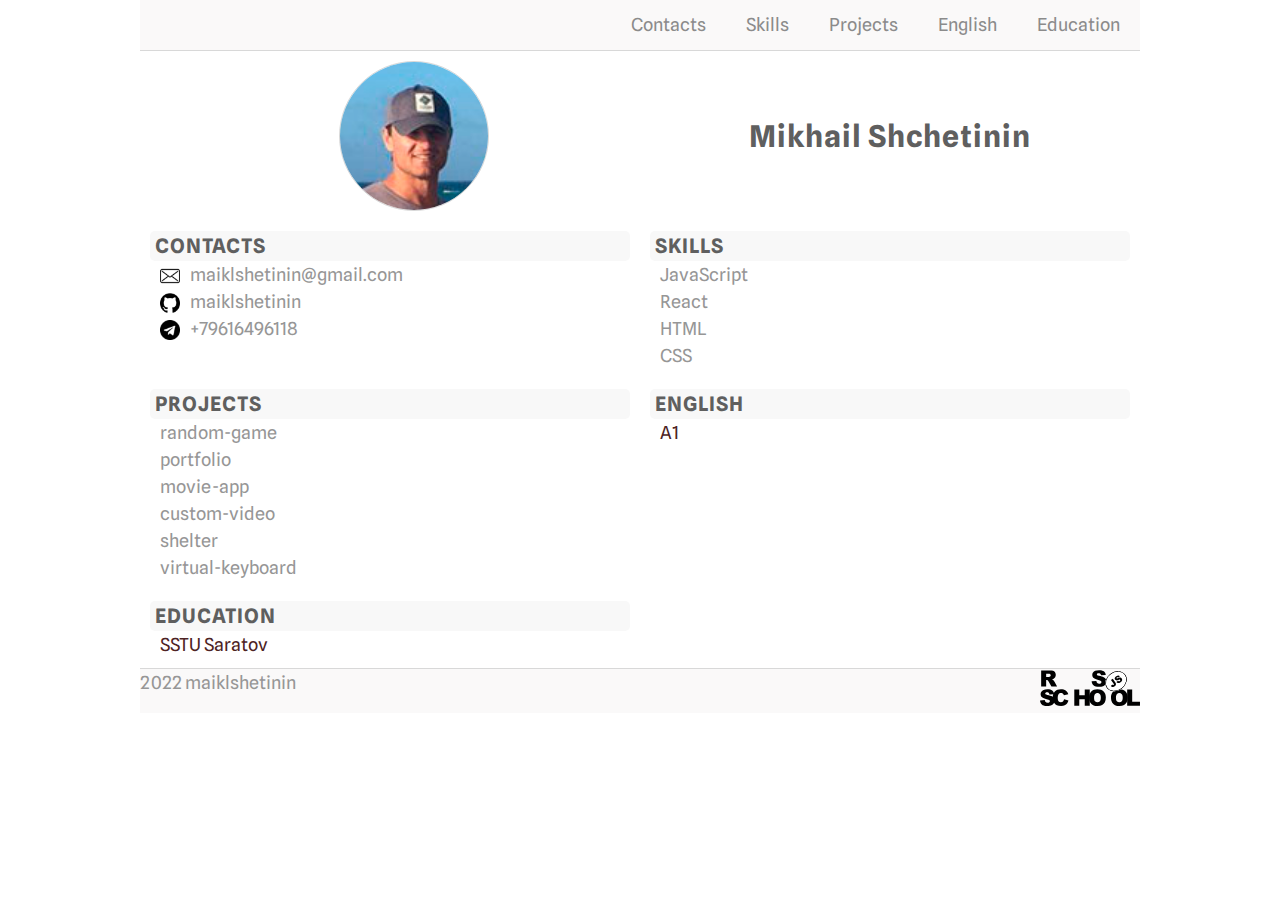
<file: index.html>
<!DOCTYPE html>
<html lang="en">

<head>
    <meta charset="UTF-8">
    <meta http-equiv="X-UA-Compatible" content="IE=edge">
    <meta name="viewport" content="width=device-width, initial-scale=1.0">
    <link rel="stylesheet" href="style.css">
    <link rel="icon" href="assets/avatar.ico">
    <link rel="preconnect" href="https://fonts.googleapis.com">
    <link rel="preconnect" href="https://fonts.gstatic.com" crossorigin>
    <link href="https://fonts.googleapis.com/css2?family=Spline+Sans:wght@300&display=swap" rel="stylesheet">
    <title>cv</title>
</head>
<body>
    <div class="container">
        <header class="header">
            <nav class="nav">
                <ul class="nav-list">
                    <li class="nav-item"><a href="#contacts" class="nav-link">Contacts</a></li>
                    <li class="nav-item"><a href="#skills" class="nav-link">Skills</a></li>
                    <li class="nav-item"><a href="#projects" class="nav-link">Projects</a></li>
                    <li class="nav-item"><a href="#english" class="nav-link">English</a></li>
                    <li class="nav-item"><a href="#education" class="nav-link">Education</a></li>
                </ul>
            </nav>

        </header>
        <main class="main">
            <div class="main-container">
                <section class="section">
                    <div class="section-profile">
                        <h2>Ava</h2>
                        <img src="./assets/avatar.jpg" alt="">
                    </div>
                </section>
                <section class="section">
                    <div class="section-profile-title">
                        <h1 class="section-title-profile">Mikhail Shchetinin</h1>
                    </div>
                </section>
                <section class="section" id="contacts">
                    <h2 class="section-title">Contacts</h2>
                    <ul class="contacts-list">
                        <li class="contacts-link-mail">maiklshetinin@gmail.com</li>
                        <li class="contacts-link-github"> maiklshetinin</li>
                        <li class="contacts-link-telegramm">+79616496118</li>
                    </ul>
                </section>
                <section class="section" id="skills">
                    <h2 class="section-title">Skills</h2>
                    <ul class="skills">
                        <li>JavaScript</li>
                        <li>React</li>
                        <li>HTML</li>
                        <li>CSS</li>
                    </ul>
                </section>
                <section class="section" id="projects">
                    <h2 class="section-title">Projects</h2>
                    <ul class='projects'>
                        <li><a href="https://maiklshetinin.github.io/rs-school-projects/random-game">random-game</a>
                        </li>
                        <li><a href="https://maiklshetinin.github.io/rs-school-projects/portfolio">portfolio</a></li>
                        <li><a href="https://maiklshetinin.github.io/rs-school-projects/movie-app">movie-app</a></li>
                        <li><a href="https://maiklshetinin.github.io/rs-school-projects/custom-video">custom-video</a>
                        </li>
                        <li><a href="https://maiklshetinin.github.io/rs-school-projects/shelter/pages/main">shelter</a>
                        </li>
                        <li><a
                                href="https://maiklshetinin.github.io/virtual-keyboard/virtual-keyboard">virtual-keyboard</a>
                        </li>
                    </ul>
                </section>
                <section class="section" id="english">
                    <h2 class="section-title">English</h2>
                    <p class="summary">A1</p>
                </section>
                <section class="section" id="education">
                    <h2 class="section-title">Education</h2>
                    <p class="summary">SSTU Saratov</p>
                </section>
            </div>
        </main>
        <footer class="footer">
            <div class="footer-container">

                <a href="https://github.com/maiklshetinin?tab=repositories"><span>2022</span> maiklshetinin</a>
                <a href="https://rs.school/js/"><img src="./rs_school_js.svg" alt="rs"></a>
            </div>
        </footer>
    </div>
</body>

</html>
</file>
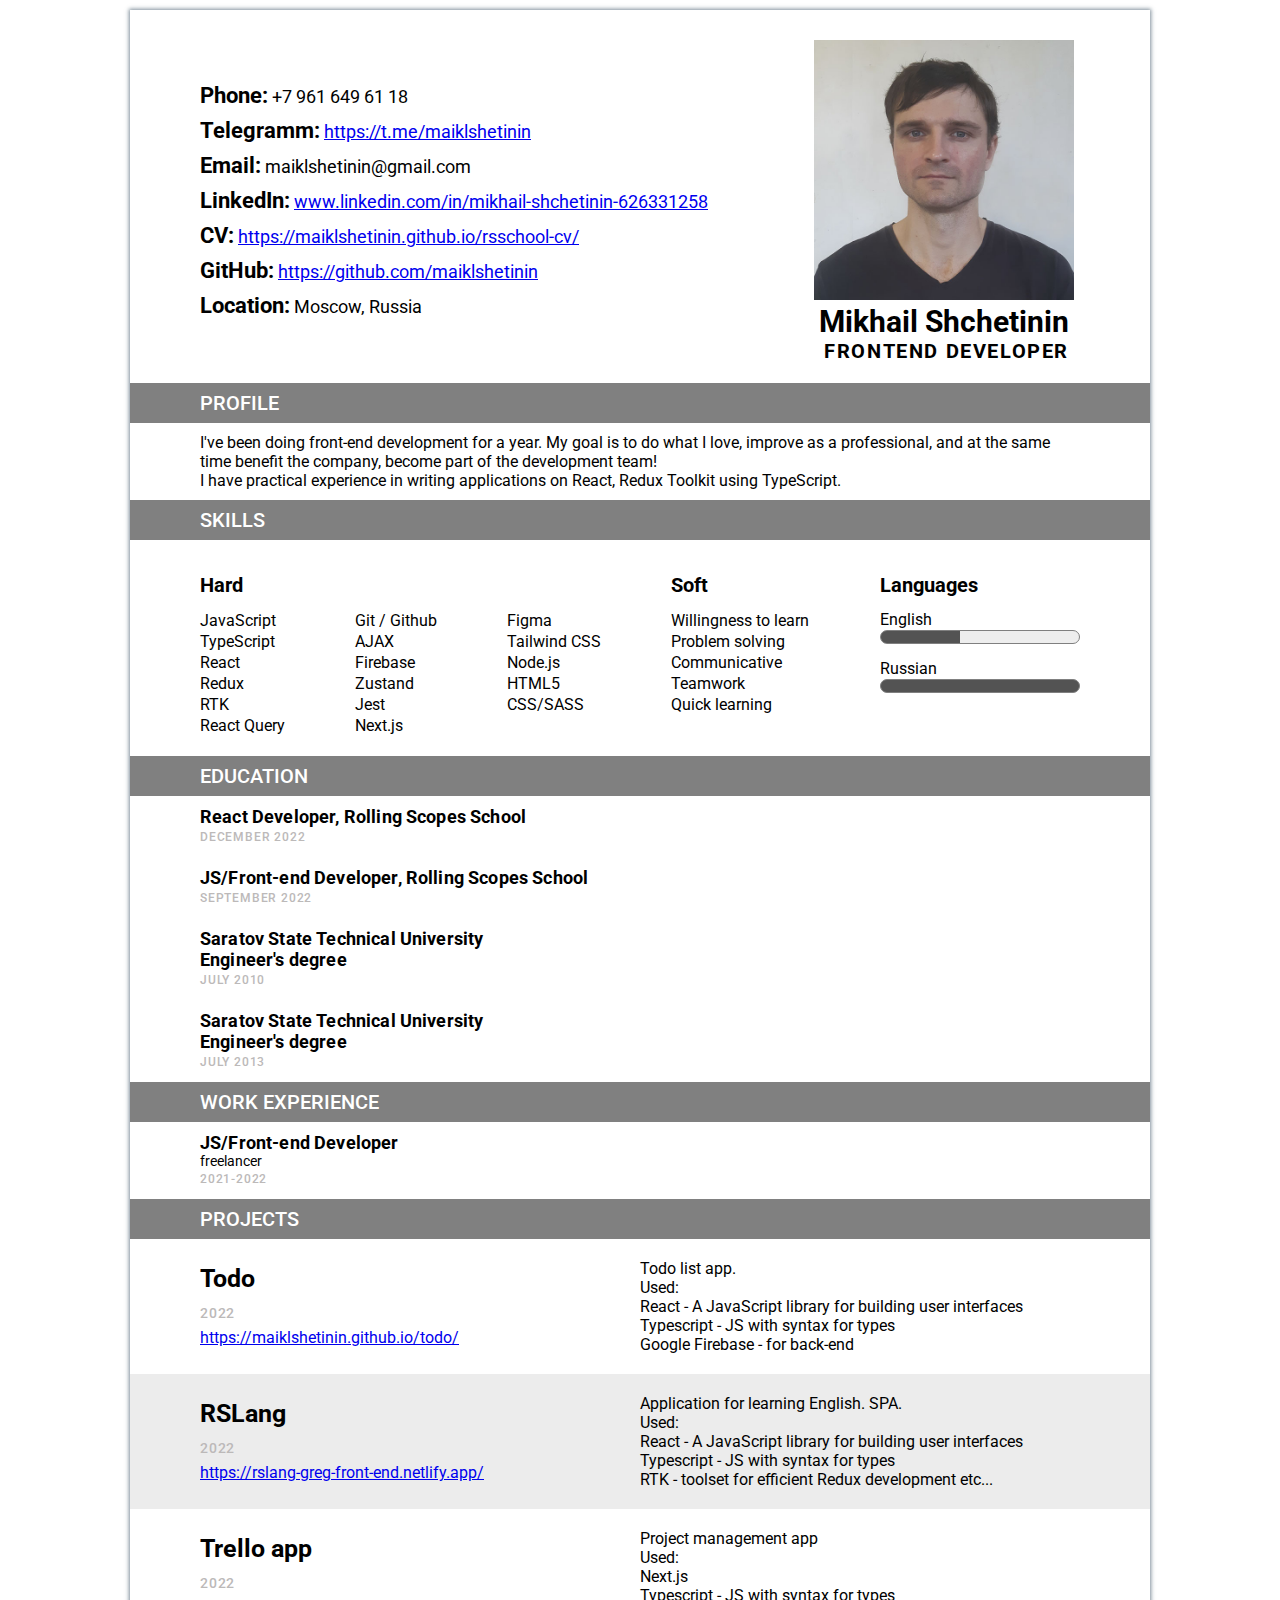
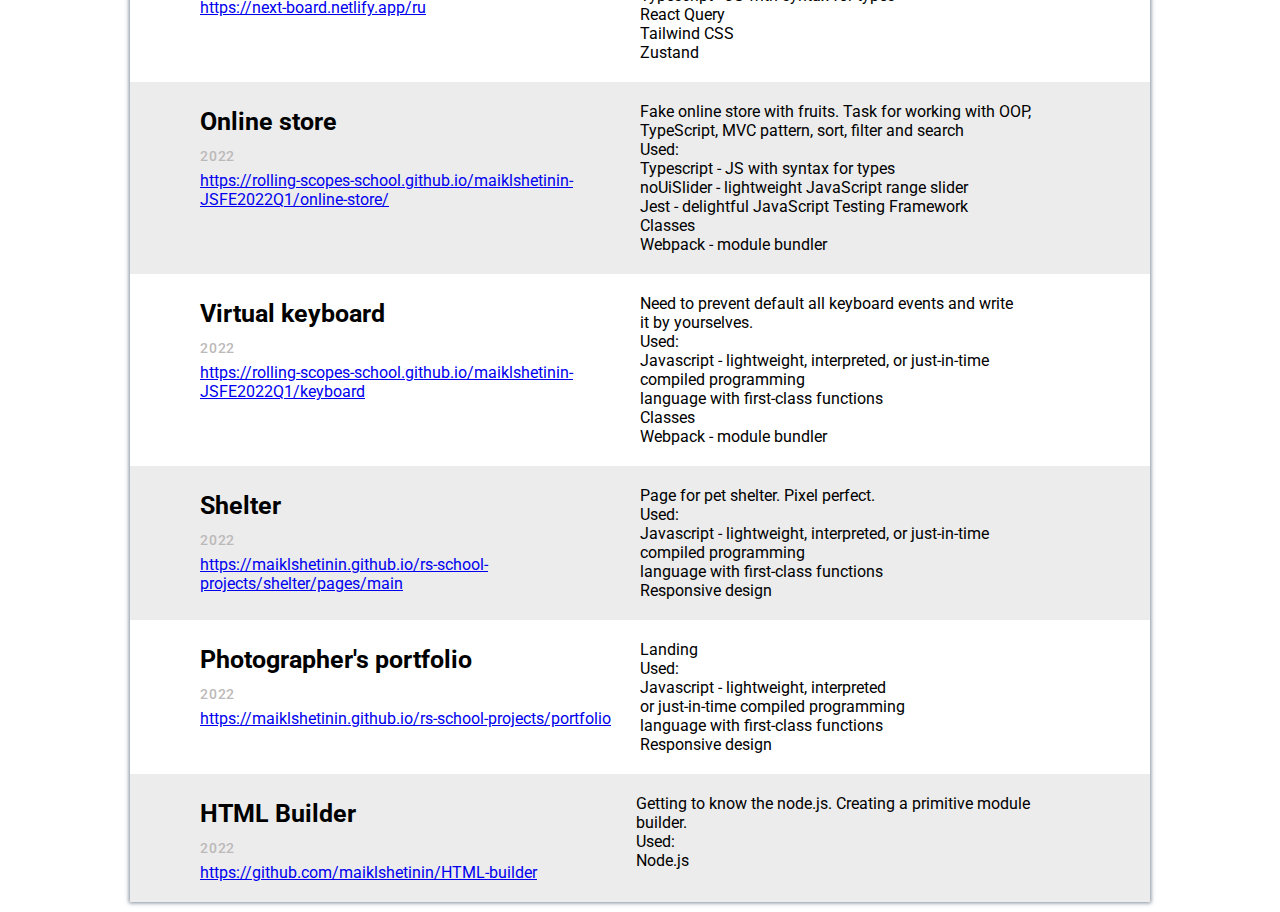
<file: portfolio/index.html>
<!DOCTYPE html>
<html lang="en">

<head>
  <meta charset="UTF-8">
  <meta http-equiv="X-UA-Compatible" content="IE=edge">
  <meta name="viewport" content="width=device-width, initial-scale=1.0">
  <link rel="stylesheet" type="text/css" href="style.css" />
  <title>Document</title>
</head>

<body>
  <div class="container">
    <header class="header">

        <ul class="contacts">
          <li><span>Phone:</span> +7 961 649 61 18</li>
          <li><span>Telegramm:</span> <a href="https://t.me/maiklshetinin">https://t.me/maiklshetinin</a></li>
          <li><span>Email:</span> maiklshetinin@gmail.com</li>
          <li><span>LinkedIn:</span> <a
              href="https://www.linkedin.com/in/mikhail-shchetinin-626331258">www.linkedin.com/in/mikhail-shchetinin-626331258</a>
          </li>
          <li><span>CV:</span> <a
              href="https://maiklshetinin.github.io/rsschool-cv/">https://maiklshetinin.github.io/rsschool-cv/</a></li>
          <li><span>GitHub:</span> <a href="https://github.com/maiklshetinin">https://github.com/maiklshetinin</a></li>
          <li><span>Location:</span> Moscow, Russia</li>
        </ul>

      <div class="name">
        <div class="img_container"><img src="../assets/1.jpg" alt="foto"></div>
        <div>
          <h1>Mikhail Shchetinin</h1>
          <h3>FRONTEND DEVELOPER</h3>
        </div>
      </div>
    </header>
    <section class="section">
      <h4 class="section_title">PROFILE</h4>
      <p class="profile">
        I've been doing front-end development for a year.
        My goal is to do what I love, improve as a professional, and at the same time benefit the company, become part
        of the
        development team! <br>I have practical experience in writing applications on React, Redux Toolkit using
        TypeScript.
      </p>
    </section>
    <section class="section">
      <h4 class="section_title">SKILLS</h4>
      <div class="skills">
        <ul>
          <h4>Hard</h4>
          <li>JavaScript</li>
          <li>TypeScript</li>
          <li>React</li>
          <li>Redux</li>
          <li>RTK</li>
          <li>React Query</li>
        </ul>
        <ul>
          <h4 class="hidden">Hard</h4>
          <li>Git / Github</li>
          <li>AJAX</li>
          <li>Firebase</li>
          <li>Zustand</li>
          <li>Jest</li>
          <li>Next.js</li>
        </ul>
        <ul>
          <h4 class="hidden">Hard</h4>
          <li>Figma</li>
          <li>Tailwind CSS</li>
          <li>Node.js</li>
          <li>HTML5</li>
          <li>CSS/SASS</li>
        </ul>
        <ul>
          <h4>Soft</h4>
          <li>Willingness to learn</li>
          <li>Problem solving</li>
          <li>Communicative</li>
          <li>Teamwork</li>
          <li>Quick learning</li>
        </ul>
        <ul class="languages">
          <h4>Languages</h4>
          <li>
            <div class="language">
              <h5>English</h5>
              <div class="language_progress english"></div>
            </div>
          </li>
          <li>
            <div class="language">
              <h5>Russian</h5>
              <div class="language_progress"></div>
            </div>
          </li>
        </ul>
      </div>
    </section>
    <section class="section">
      <h4 class="section_title">EDUCATION</h4>
      <div class="section_education_item">
        <h3 class="education_title">React Developer, Rolling Scopes School</h3>
        <h5 class="education_year">DECEMBER 2022</h5>
      </div>
      <div class="section_education_item">
        <h3 class="education_title">JS/Front-end Developer, Rolling Scopes School</h3>
        <h5 class="education_year">SEPTEMBER 2022</h5>
      </div>
      <div class="section_education_item">
        <h3 class="education_title">Saratov State Technical University</h3>
        <h3 class="education_title">Engineer's degree</h3>
        <h5 class="education_year">JULY 2010</h5>
      </div>
      <div class="section_education_item">
        <h3 class="education_title">Saratov State Technical University</h3>
        <h3 class="education_title">Engineer's degree</h3>
        <h5 class="education_year">JULY 2013</h5>
      </div>
    </section>
    <section class="section">
      <h4 class="section_title">WORK EXPERIENCE</h4>
      <div class="section_education_item">
        <h3 class="education_title">JS/Front-end Developer</h3>
        <h3 class="work_experience">freelancer</h3>
        <h5 class="education_year">2021-2022</h5>
      </div>
    </section>

    <section class="section">
      <h4 class="section_title projects">PROJECTS</h4>

      <div class="section_projects_container">
        <div class="section_projects_item">
          <h3>Todo</h2>
            <h5 class="education_year">2022</h5>
            <a href="https://maiklshetinin.github.io/todo/">https://maiklshetinin.github.io/todo/</a>
        </div>
        <div>
          <p>Todo list app.</p>
          <p>Used:</p>
          <p>React - A JavaScript library for building user interfaces</p>
          <p>Typescript - JS with syntax for types</p>
          <p>Google Firebase - for back-end</p>
        </div>
      </div>


      <div class="section_projects_container grey">
        <div class="section_projects_item">
          <h3>RSLang</h2>
            <h5 class="education_year">2022</h5>
            <a href="https://rslang-greg-front-end.netlify.app/">https://rslang-greg-front-end.netlify.app/</a>
        </div>
        <div>
          <p>Application for learning English. SPA.</p>
          <p>Used:</p>
          <p>React - A JavaScript library for building user interfaces</p>
          <p>Typescript - JS with syntax for types</p>
          <p>RTK - toolset for efficient Redux development etc...</p>
        </div>
      </div>

      <div class="section_projects_container">
        <div class="section_projects_item">
          <h3>Trello app</h2>
            <h5 class="education_year">2022</h5>
            <a href="https://next-board.netlify.app/ru">https://next-board.netlify.app/ru</a>
        </div>
        <div>
          <p>Project management app</p>
          <p>Used:</p>
          <p>Next.js</p>
          <p>Typescript - JS with syntax for types</p>
          <p>React Query</p>
          <p>Tailwind CSS</p>
          <p>Zustand</p>
        </div>
      </div>


      <div class="section_projects_container grey">
        <div class="section_projects_item">
          <h3>Online store</h2>
            <h5 class="education_year">2022</h5>
            <a
              href="https://rolling-scopes-school.github.io/maiklshetinin-JSFE2022Q1/online-store/">https://rolling-scopes-school.github.io/maiklshetinin-JSFE2022Q1/online-store/</a>
        </div>
        <div>
          <p>Fake online store with fruits. Task for working with OOP,</p>
          <p>TypeScript, MVC pattern, sort, filter and search</p>
          <p>Used:</p>
          <p>Typescript - JS with syntax for types</p>
          <p>noUiSlider - lightweight JavaScript range slider</p>
          <p>Jest - delightful JavaScript Testing Framework</p>
          <p>Classes</p>
          <p>Webpack - module bundler</p>
        </div>
      </div>



      <div class="section_projects_container">
        <div class="section_projects_item">
          <h3>Virtual keyboard</h2>
            <h5 class="education_year">2022</h5>
            <a
              href="https://rolling-scopes-school.github.io/maiklshetinin-JSFE2022Q1/keyboard">https://rolling-scopes-school.github.io/maiklshetinin-JSFE2022Q1/keyboard</a>
        </div>
        <div>
          <p>Need to prevent default all keyboard events and write</p>
          <p>it by yourselves.</p>
          <p>Used:</p>
          <p>Javascript - lightweight, interpreted, or just-in-time</p>
          <p> compiled programming</p>
          <p>language with first-class functions</p>
          <p>Classes</p>
          <p>Webpack - module bundler</p>
        </div>
      </div>


      <div class="section_projects_container grey">
        <div class="section_projects_item">
          <h3>Shelter</h2>
            <h5 class="education_year">2022</h5>
            <a
              href="https://maiklshetinin.github.io/rs-school-projects/shelter/pages/main">https://maiklshetinin.github.io/rs-school-projects/shelter/pages/main</a>
        </div>
        <div>
          <p>Page for pet shelter. Pixel perfect.</p>
          <p>Used:</p>
          <p>Javascript - lightweight, interpreted, or just-in-time</p>
          <p>compiled programming</p>
          <p>language with first-class functions</p>
          <p>Responsive design</p>
        </div>
      </div>


      <div class="section_projects_container">
        <div class="section_projects_item">
          <h3>Photographer's portfolio</h2>
            <h5 class="education_year">2022</h5>
            <a
              href="https://maiklshetinin.github.io/rs-school-projects/portfolio">https://maiklshetinin.github.io/rs-school-projects/portfolio</a>
        </div>
        <div>
          <p>Landing</p>
          <p>Used:</p>
          <p>Javascript - lightweight, interpreted</p>
          <p>or just-in-time compiled programming</p>
          <p>language with first-class functions</p>
          <p>Responsive design</p>
        </div>
      </div>


      <div class="section_projects_container grey">
        <div class="section_projects_item">
          <h3>HTML Builder</h2>
            <h5 class="education_year">2022</h5>
            <a href="https://github.com/maiklshetinin/HTML-builder">https://github.com/maiklshetinin/HTML-builder</a>
        </div>
        <div>
          <p>Getting to know the node.js. Сreating a primitive module builder.</p>
          <p>Used:</p>
          <p>Node.js</p>
        </div>
      </div>
    </section>
  </div>
</body>

</html>
</file>
<file: style.css>
* {
    margin: 0;
    padding: 0;
    box-sizing: border-box;
}

html {
    scroll-behavior: smooth;
}

.container {
    max-width: 1000px;
    margin: 0 auto;

}


body {
    display: flex;
    flex-direction: column;
    justify-content: space-between;
    font-family: 'Spline Sans', sans-serif;
    min-height: 100vh;
    margin: 0;
    padding: 0;
}

.header {
    background-color: #faf9f9;
    border-bottom: 1px solid #d8d8d8;
}


.section-profile {
    display: flex;
    justify-content: center;
    color: rgb(255, 255, 255);
}

.section-profile img {
    width: 150px;
    border: 1px solid #d8d8d8;
    border-radius: 100px;
}

.section-profile-title {
    height: 100%;
    display: flex;
    flex-direction: column;
    justify-content: center;
    align-items: center;
}


.nav-list {
    display: flex;
    list-style: none;
    justify-content: flex-end;

}

.nav-link {
    padding: 0 20px;
    line-height: 50px;
    transition: .3s
}

.nav-item a {
    color: #8b8b8b;
    text-decoration: none;
    transition: color 0.5s
}

.nav-item a:hover {
    color: #464646;
}


.main-container {
    display: flex;
    flex-wrap: wrap;
}

.section {
    padding: 10px;
    width: 50%;
}

.contacts-list li {
    margin-left: 10px;
    list-style: none;
    color: #969696;
}

.skills {
    margin-left: 10px;
    list-style: none;
    color: #969696;

}
.projects {
    margin-left: 10px;
    list-style: none;
    color: #969696;
}
.projects a{
    text-decoration: none;
    color: #969696;
}
.projects a:hover{
    text-decoration: none;
    color: #170ce2;
}
.summary{
    margin-left: 10px;
}


@media (max-width: 768px) {
    .section {
        width: 100%;
    }
}

body {
    font-family: 'Spline Sans', sans-serif;
    font-size: 18px;
    font-weight: 400;
    line-height: 1.5;
    color: #4d2323;
}

.section-title {
    padding-left: 5px;
    font-size: 20px;
    font-weight: 800;
    text-transform: uppercase;
    letter-spacing: 1px;
    color: #5f5f5f;
    background-color: rgb(248, 248, 248);
    border-radius: 5px;



}

.section-title-profile {
    font-size: 30px;
    font-weight: 900;
    letter-spacing: 1px;
    color: #5f5f5f;
}

.avatar {
    width: 200px;
    border-radius: 100px;
}

.contacts-link-mail {
    position: relative;
    padding-left: 30px;
}

.contacts-link-mail::before {
    content: "";
    position: absolute;
    background-image: url("./assets/mail.png");
    background-size: contain;
    top: 5px;
    left: 0px;
    width: 20px;
    height: 20px;

}

.contacts-link-github {
    position: relative;
    padding-left: 30px;
}

.contacts-link-github::before {
    content: "";
    position: absolute;
    background-image: url("./assets/github.png");
    background-size: contain;
    top: 5px;
    left: 0px;
    width: 20px;
    height: 20px;

}

.contacts-link-telegramm {
    position: relative;
    padding-left: 30px;
}

.contacts-link-telegramm::before {
    content: "";
    position: absolute;
    background-image: url("./assets/telegramm.png");
    background-size: contain;
    top: 5px;
    left: 0px;
    width: 20px;
    height: 20px;

}

.footer {
    background-color: #faf9f9;
    border-top: 1px solid #d8d8d8;
    color: #969696;
}

.footer-container {
    display: flex;
    justify-content: space-between;
}

.footer a {
    text-decoration: none;
    color: #969696;
    transition: color 0.5s
}

.footer img {
    width: 100px;
}

.skills {
    list-style: none;
}
</file>
<file: portfolio/style.css>
@import url('https://fonts.googleapis.com/css2?family=Roboto:wght@400;500;700;900&display=swap');

* {
  padding: 0;
  margin: 0;
  box-sizing: border-box;
}

body {
  font-family: 'Roboto', sans-serif;
  padding: 10px 0;
}

.container {
  padding-top: 20px;
  max-width: 1020px;
  margin: auto;
  box-shadow: 0px 0px 4px 1px rgba(34, 60, 80, 0.59);

}

.header {
  padding: 10px 20px 20px 70px;
  display: flex;
  align-items: center;
  justify-content: space-between;
  width: 100%;
}
.header span{
  font-size: 22px;
 line-height: 30px;
}
.header li{
  font-size: 18px;
 line-height: 35px;
}

.contacts{
  display: flex;
  flex-direction: column;

}

li {
  list-style: none;
}

.header li span {
  font-weight: 700;
}

.name{
  display: flex;
  flex-direction: column;
  align-items: center;
  width: 40%;
  justify-content: space-between;
}


.name h1 {
  font-size: 30px;
  /* letter-spacing: 0.05rem; */
}

.name h3 {
  font-size: 20px;
  text-align: right;
  letter-spacing: 0.1rem;
}

.img_container {
  object-fit: contain;
  width: 70%;
}

.img_container img {
  object-fit: contain;
  width: 100%;
}

.profile {
  padding: 10px 70px;
}

.section_title {
  padding: 0 70px;
  display: flex;
  align-items: center;
  height: 40px;
  background-color: grey;
  color: white;
  font-weight: 500;
  font-size: 20px;
}



.skills {
  padding: 20px 70px;
  display: flex;
  gap: 70px;
}

.skills h4 {
  font-size: 20px;
  font-weight: 700;
  line-height: 50px;
}

.skills li {
  line-height: 21px;
  font-weight: 400;
}

.hidden {
  opacity: 0;
}

.languages {
  margin-left: auto;
}

.language {
  margin-bottom: 15px;
}

.language h5 {
  line-height: 20px;
  font-weight: 400;
  font-size: 16px;
}

.language_progress {
  width: 200px;
  height: 14px;
  border-radius: 10px;
  border: 1px solid grey;
  background: #535353;
}

.english {
  background: linear-gradient(to right, #535353 0%, #535353 40%, #eeeeee 20%, #eeeeee 100%);
}


.section_education_item {
  padding: 10px 0;
}

.education_title {
  padding: 0 70px;
  font-size: 18px;
  font-weight: 700;
  letter-spacing: 0.01rem;
}

.education_year {
  line-height: 20px;
  padding: 0 70px;
  font-size: 12px;
  font-weight: 500;
  color: rgb(188, 185, 185);
  letter-spacing: 0.05rem;
}

.section_projects_container {
  display: flex;
  /* gap: 110px; */
  padding: 20px 70px;
}

.section_projects_container h3 {
  padding: 5px 0;
  font-size: 25px;
}

.section_projects_container h5 {
  padding: 5px 0;
  font-size: 25px;
  font-size: 14px;
  font-weight: 500;
  letter-spacing: 0.05rem;
  color: rgb(188, 185, 185);
}

.section_projects_container a {
  padding: 5px 0;
}

.section_projects_item {
  width: 440px;
}

.grey {
  background-color: #ececec;
}


.work_experience{
font-size: 14px;
padding: 0 70px;
font-weight: 400;
}
</file>
